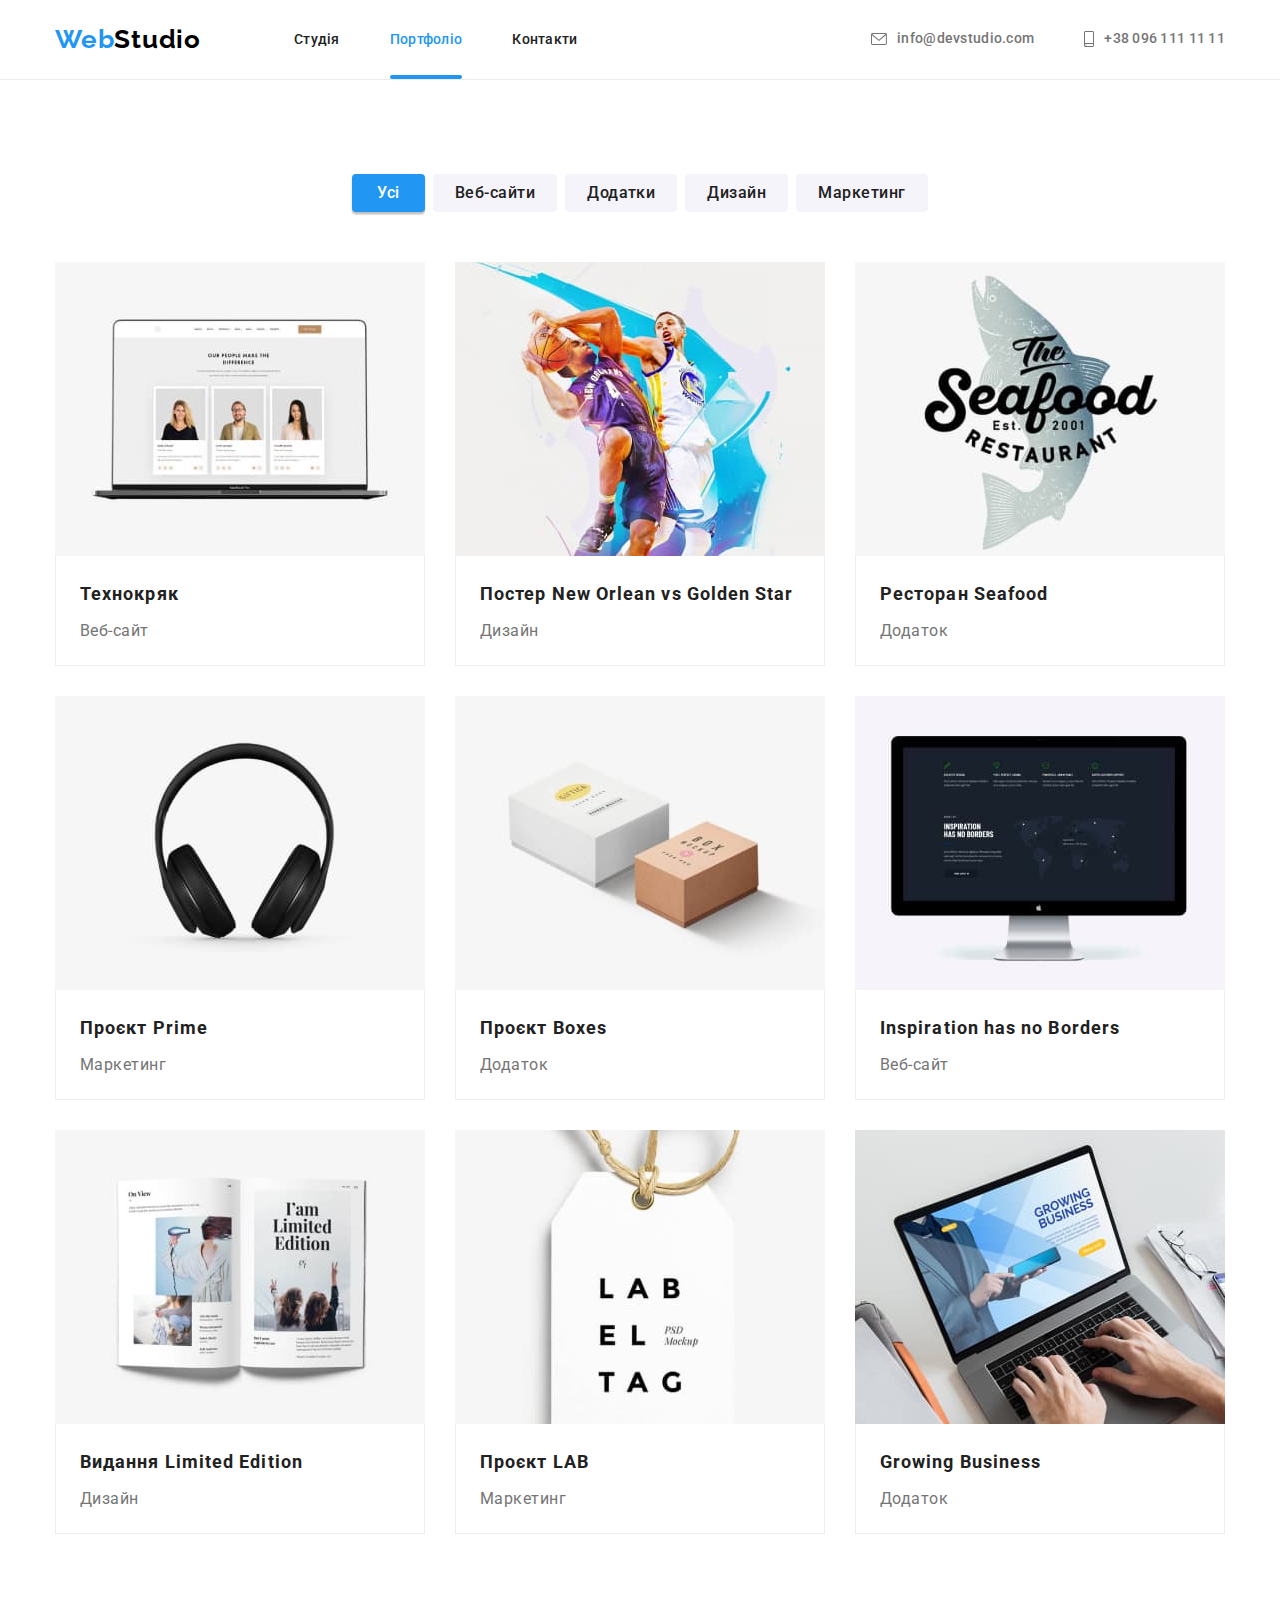
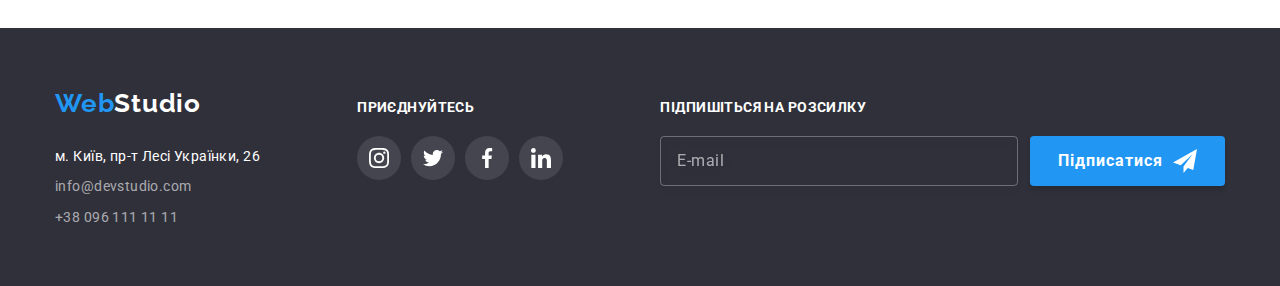
<file: portfolio.html>
<!DOCTYPE html>
<html lang="en">
  <head>
    <meta charset="UTF-8" />
    <meta http-equiv="X-UA-Compatible" content="IE=edge" />
    <meta name="viewport" content="width=device-width, initial-scale=1.0" />
    <title>Portfolio</title>
    <link rel="preconnect" href="https://fonts.googleapis.com" />
    <link rel="preconnect" href="https://fonts.gstatic.com" crossorigin />
    <link
      href="https://fonts.googleapis.com/css2?family=Raleway:wght@700&family=Roboto:wght@400;500;700;900&display=swap"
      rel="stylesheet"
    />
    <link
      rel="stylesheet"
      href="https://cdnjs.cloudflare.com/ajax/libs/modern-normalize/1.1.0/modern-normalize.min.css"
    />
    <link rel="stylesheet" href="./css/main.min.css">
    <link rel="stylesheet" href="./css/styles.css" />
  </head>
  <body>
    <header class="header">
      <div class="header__container container">
        <a href="./index.html" class="logo"
          >Web<span class="logo--dark">Studio</span></a
        >
        <nav class="nav">
          <ul class="nav__list">
            <li class="nav__item">
              <a href="./index.html" class="nav__link">Студія</a>
            </li>
            <li class="nav__item">
              <a href="./portfolio.html" class="nav__link-special">Портфоліо</a>
            </li>
            <li class="nav__item">
              <a href="#Контакти" class="nav__link">Контакти</a>
            </li>
          </ul>
        </nav>
        <ul class="contact__list">
          <li class="contact__item">
            <a href="mailto:info@devstudio.com" class="contact__link">
              <svg class="contact__icon" width="16" height="12">
                <use href="./images/icons.svg#icon-mail"></use>
              </svg>
              <span>info@devstudio.com</span>
            </a>
          </li>
          <li class="contact__item">
            <a href="tel:+380961111111" class="contact__link">
              <svg class="contact__icon" width="10" height="16">
                <use href="./images/icons.svg#icon-smartphone"></use>
              </svg>
              <span>+38 096 111 11 11</span>
            </a>
          </li>
        </ul>
      </div>
    </header>
    <main>
      <section class="filter">
        <div class="container">
          <h1></h1>
          <ul class="filter__list">
            <li class="filter__item">
              <button type="button" class="filter__btn-special">Усі</button>
            </li>
            <li class="filter__item">
              <button type="button" class="filter__btn">Веб-сайти</button>
            </li>
            <li class="filter__item">
              <button type="button" class="filter__btn">Додатки</button>
            </li>
            <li class="filter__item">
              <button type="button" class="filter__btn">Дизайн</button>
            </li>
            <li class="filter__item">
              <button type="button" class="filter__btn">Маркетинг</button>
            </li>
          </ul>
          <ul class="filter__portfolio">
            <li class="portfolio__item">
              <div class="portfolio__works">
                <img
                  src="./images/technokryak.jpg"
                  alt="Технокряк"
                  width="370"
                  height="294"
                />
                <div class="filter-overlay">
                  <p class="filter-overlay__text">
                    Ресурс пропонує комплексні пропозиції з різним рівнем
                    функціоналу та сервісів. Все це дозволить відвідувачу
                    отримати вичерпні відомості про компанію чи приватну особу.
                  </p>
                </div>
              </div>
              <div class="filter-img">
                <h2 class="filter-img__title">Технокряк</h2>
                <p class="filter-img__text">Веб-сайт</p>
              </div>
            </li>
            <li class="portfolio__item">
              <div class="portfolio__works">
                <img
                  src="./images/poster.jpg"
                  alt="Постер"
                  width="370"
                  height="294"
                />
                <div class="filter-overlay">
                  <p class="filter-overlay__text">
                    Ресурс пропонує комплексні пропозиції з різним рівнем
                    функціоналу та сервісів. Все це дозволить відвідувачу
                    отримати вичерпні відомості про компанію чи приватну особу.
                  </p>
                </div>
              </div>
              <div class="filter-img">
                <h2 class="filter-img__title">
                  Постер New Orlean vs Golden Star
                </h2>
                <p class="filter-img__text">Дизайн</p>
              </div>
            </li>
            <li class="portfolio__item">
              <div class="portfolio__works">
                <img
                  src="./images/restaurant-seafood.jpg"
                  alt="Ресторан"
                  width="370"
                  height="294"
                />
                <div class="filter-overlay">
                  <p class="filter-overlay__text">
                    Ресурс пропонує комплексні пропозиції з різним рівнем
                    функціоналу та сервісів. Все це дозволить відвідувачу
                    отримати вичерпні відомості про компанію чи приватну особу.
                  </p>
                </div>
              </div>
              <div class="filter-img">
                <h2 class="filter-img__title">Ресторан Seafood</h2>
                <p class="filter-img__text">Додаток</p>
              </div>
            </li>
            <li class="portfolio__item">
              <div class="portfolio__works">
                <img
                  src="./images/project-prime.jpg"
                  alt="ПроєктПрайм"
                  width="370"
                  height="294"
                />
                <div class="filter-overlay">
                  <p class="filter-overlay__text">
                    Ресурс пропонує комплексні пропозиції з різним рівнем
                    функціоналу та сервісів. Все це дозволить відвідувачу
                    отримати вичерпні відомості про компанію чи приватну особу.
                  </p>
                </div>
              </div>
              <div class="filter-img">
                <h2 class="filter-img__title">Проєкт Prime</h2>
                <p class="filter-img__text">Маркетинг</p>
              </div>
            </li>
            <li class="portfolio__item">
              <div class="portfolio__works">
                <img
                  src="./images/project-boxes.jpg"
                  alt="ПроєктКоробки"
                  width="370"
                  height="294"
                />
                <div class="filter-overlay">
                  <p class="filter-overlay__text">
                    Ресурс пропонує комплексні пропозиції з різним рівнем
                    функціоналу та сервісів. Все це дозволить відвідувачу
                    отримати вичерпні відомості про компанію чи приватну особу.
                  </p>
                </div>
              </div>
              <div class="filter-img">
                <h2 class="filter-img__title">Проєкт Boxes</h2>
                <p class="filter-img__text">Додаток</p>
              </div>
            </li>
            <li class="portfolio__item">
              <div class="portfolio__works">
                <img
                  src="./images/inspiration.jpg"
                  alt="Натхненнябезграниць"
                  width="370"
                  height="294"
                />
                <div class="filter-overlay">
                  <p class="filter-overlay__text">
                    Ресурс пропонує комплексні пропозиції з різним рівнем
                    функціоналу та сервісів. Все це дозволить відвідувачу
                    отримати вичерпні відомості про компанію чи приватну особу.
                  </p>
                </div>
              </div>
              <div class="filter-img">
                <h2 class="filter-img__title">Inspiration has no Borders</h2>
                <p class="filter-img__text">Веб-сайт</p>
              </div>
            </li>
            <li class="portfolio__item">
              <div class="portfolio__works">
                <img
                  src="./images/limited-edition.jpg"
                  alt="Видання"
                  width="370"
                  height="294"
                />
                <div class="filter-overlay">
                  <p class="filter-overlay__text">
                    Ресурс пропонує комплексні пропозиції з різним рівнем
                    функціоналу та сервісів. Все це дозволить відвідувачу
                    отримати вичерпні відомості про компанію чи приватну особу.
                  </p>
                </div>
              </div>
              <div class="filter-img">
                <h2 class="filter-img__title">Видання Limited Edition</h2>
                <p class="filter-img__text">Дизайн</p>
              </div>
            </li>
            <li class="portfolio__item">
              <div class="portfolio__works">
                <img
                  src="./images/project-lab.jpg"
                  alt="ПроєктЛаб"
                  width="370"
                  height="294"
                />
                <div class="filter-overlay">
                  <p class="filter-overlay__text">
                    Ресурс пропонує комплексні пропозиції з різним рівнем
                    функціоналу та сервісів. Все це дозволить відвідувачу
                    отримати вичерпні відомості про компанію чи приватну особу.
                  </p>
                </div>
              </div>
              <div class="filter-img">
                <h2 class="filter-img__title">Проєкт LAB</h2>
                <p class="filter-img__text">Маркетинг</p>
              </div>
            </li>
            <li class="portfolio__item">
              <div class="portfolio__works">
                <img
                  src="./images/growing-bussines.jpg"
                  alt="Бізнес"
                  width="370"
                  height="294"
                />
                <div class="filter-overlay">
                  <p class="filter-overlay__text">
                    Ресурс пропонує комплексні пропозиції з різним рівнем
                    функціоналу та сервісів. Все це дозволить відвідувачу
                    отримати вичерпні відомості про компанію чи приватну особу.
                  </p>
                </div>
              </div>
              <div class="filter-img">
                <h2 class="filter-img__title">Growing Business</h2>
                <p class="filter-img__text">Додаток</p>
              </div>
            </li>
          </ul>
        </div>
      </section>
    </main>
    <footer class="footer">
      <div class="footer-container container">
        <div class="footer__flex">
          <div class="footer__contacts">
            <a href="./index.html" class="logo"
              >Web<span class="logo--light">Studio</span></a
            >
            <address class="address">
              <ul class="address__list">
                <li class="address__item">
                  <a
                    href="https://goo.gl/maps/sLR3uAvJM7mpiyb58"
                    target="_blank"
                    rel="noopener noreferrer nofollow"
                    class="address__street"
                  >
                    м. Київ, пр-т Лесі Українки, 26
                  </a>
                </li>
                <li class="address__item">
                  <a href="mailto:info@devstudio.com" class="address__contact"
                    >info@devstudio.com</a
                  >
                </li>
                <li class="address__item">
                  <a href="tel:+380961111111" class="address__contact"
                    >+38 096 111 11 11</a
                  >
                </li>
              </ul>
            </address>
          </div>
          <div class="join">
            <h3 class="join__title">приєднуйтесь</h3>
            <ul class="join__list">
              <li class="join__item">
                <a
                  class="join__link link"
                  href="https://instagram.com"
                  target="_blank"
                  rel="noopener noreferrer"
                  aria-label="Instagram"
                >
                  <svg class="join__icon" width="20" height="20">
                    <use href="./images/icons.svg#icon-instagram"></use>
                  </svg>
                </a>
              </li>
              <li class="join__item">
                <a
                  class="join__link link"
                  href="https://twitter.com"
                  target="_blank"
                  rel="noopener noreferrer"
                  aria-label="Twitter"
                >
                  <svg class="join__icon" width="20" height="20">
                    <use href="./images/icons.svg#icon-twitter"></use>
                  </svg>
                </a>
              </li>
              <li class="join__item">
                <a
                  class="join__link link"
                  href="https://facebook.com"
                  target="_blank"
                  rel="noopener noreferrer"
                  aria-label="Facebook"
                >
                  <svg class="join__icon" width="20" height="20">
                    <use href="./images/icons.svg#icon-facebook"></use>
                  </svg>
                </a>
              </li>
              <li class="join__item">
                <a
                  class="join__link link"
                  href="https://linkedin.com"
                  target="_blank"
                  rel="noopener noreferrer"
                  aria-label="Linkedin"
                >
                  <svg class="join__icon" width="20" height="20">
                    <use href="./images/icons.svg#icon-linkedin"></use>
                  </svg>
                </a>
              </li>
            </ul>
          </div>
          <div class="subscribe">
            <h3 class="subscribe__title">Підпишіться на розсилку</h3>
            <form name="subscribe_form" autocomplete="off">
              <div class="subscribe__group">
                <label class="subscribe__label">
                  <input
                    class="subscribe__mail"
                    type="email"
                    name="user-mail"
                    placeholder="E-mail"
                    required
                  />
                </label>
                <button type="submit" class="subscribe__btn">
                  Підписатися
                  <svg class="subscribe__icon" width="24" height="24">
                    <use href="./images/icons.svg#icon-send"></use>
                  </svg>
                </button>
              </div>
            </form>
          </div>
        </div>
      </div>
    </footer>
  </body>
</html>
</file>
<file: css/styles.css>
/* :root {
  --primary-title-color: #212121;
  --primary-text-color: #757575;
  --anim-fast: 250ms cubic-bezier(0.4, 0, 0.2, 1);
  --anim-slow: 550ms linear;
  --modal-idx: 100;
} */
/* body {
  font-family: Roboto, sans-serif;
  background-color: var(--primary-white-color);
  color: var(--primary-title-color);
  margin: 0;
} */
/* h1,
h2,
h3,
p {
  margin: 0;
}
.list {
  list-style: none;
  margin: 0;
  padding: 0;
}
img {
  display: block;
  max-width: 100%;
  height: auto;
} */
/* Studio */
/* Header */
/* .container {
  width: 1200px;
  padding-left: 15px;
  padding-right: 15px;
  margin-left: auto;
  margin-right: auto;
} */
/* .header {
  border-bottom: 1px solid #ececec;
  padding-top: 24px;
  padding-bottom: 24px;
}
.header__container {
  display: flex;
  flex-direction: row;
  align-items: center;
  justify-content: space-between;
} */
/* .logo {
  font-family: "Raleway";
  font-style: normal;
  font-weight: 700;
  font-size: 26px;
  line-height: 1.19;
  letter-spacing: 0.03em;
  color: #2196f3;
  text-decoration: none;
}
.logo--dark {
  color: black;
} */
/* .nav {
  margin-right: auto;
  margin-left: 93px;
}
.nav__list {
  display: flex;
  gap: 50px;
  padding-left: 0;
  margin-top: 0;
  margin-bottom: 0;
}
.nav__item {
  list-style-type: none;
}
.nav__link {
  font-weight: 500;
  font-size: 14px;
  line-height: 1.14;
  letter-spacing: 0.02em;
  color: var(--primary-title-color);
  text-decoration: none;
  transition: var(--anim-fast);
}
.nav__link:hover,
.nav__link:focus {
  color: #2196f3;
}
.nav__link-special {
  color: #2196f3;
  font-weight: 500;
  font-size: 14px;
  line-height: 1.14;
  letter-spacing: 0.02em;
  text-decoration: none;
  position: relative;
  transition: var(--anim-fast);
}
.nav__link-special::after {
  content: "";
  position: absolute;
  bottom: -32px;
  left: 0px;
  display: block;
  width: 100%;
  height: 4px;
  background-color: #2196f3;
  border-radius: 2px;
} */
/* .contact__list {
  display: flex;
  gap: 50px;
  padding-left: 0;
  margin-top: 0;
  margin-bottom: 0;
}
.contact__item {
  list-style-type: none;
}
.contact__link {
  display: flex;
  align-content: center;
  align-items: center;
  gap: 10px;
  font-weight: 500;
  font-size: 14px;
  line-height: 1.14;
  letter-spacing: 0.02em;
  color: var(--primary-text-color);
  text-decoration: none;
  transition: var(--anim-fast);
}
.contact__icon {
  fill: currentColor;
}
.contact__link:hover,
.contact__link:focus,
.contact__icon:hover,
.contact__icon:focus {
  color: #2196f3;
} */
/* Main */
/* .section {
  padding-top: 94px;
  padding-bottom: 94px;
} */
/* Section Hero */
/* .hero {
  background-color: #2f303a;
  text-align: center;
  padding-top: 200px;
  padding-bottom: 200px;
  max-width: 1600px;
  height: 600px;
  margin-left: auto;
  margin-right: auto;
  background-image: linear-gradient(
      to right,
      rgba(47, 48, 58, 0.4),
      rgba(47, 48, 58, 0.4)
    ),
    url("../images/img-hero.jpg");
  background-position: center;
  background-repeat: no-repeat;
  background-size: cover;
} */
/* .hero__title {
  font-weight: 900;
  font-size: 44px;
  line-height: 1.36;
  letter-spacing: 0.06em;
  text-align: center;
  text-transform: uppercase;
  color: #ffffff;
  margin-bottom: 30px;
} */
/* .hero__btn {
  padding: 10px 32px;
  background: #2196f3;
  box-shadow: 0px 4px 4px rgba(0, 0, 0, 0.15);
  border-radius: 4px;
  border: 0;
  cursor: pointer;
  font-family: "Roboto";
  font-style: inherit;
  font-weight: 700;
  font-size: 16px;
  line-height: 1.87;
  letter-spacing: 0.06em;
  color: #ffffff;
  transition: var(--anim-fast);
}
.hero__btn:hover,
.hero__btn:focus {
  background-color: #188ce8;
} */
/* Section skills */
/* .skills__container {
  display: flex;
  flex-direction: row;
  align-items: center;
  justify-content: space-between;
}
.skills__list {
  display: flex;
  gap: 30px;
  padding-left: 0;
  padding-right: 0;
  margin: 0;
}
.skills__item {
  list-style-type: none;
  width: 270px;
}
.skills__group {
  background-color: #f5f4fa;
  display: flex;
  justify-content: center;
  align-items: center;
  border-radius: 4px;
  height: 120px;
}
.skills__title {
  font-size: 14px;
  line-height: 1.14;
  letter-spacing: 0.03em;
  text-transform: uppercase;
  color: var(--primary-title-color);
  margin-top: 30px;
  margin-bottom: 10px;
}
.skills__text {
  font-size: 14px;
  line-height: 1.71;
  letter-spacing: 0.03em;
  color: var(--primary-text-color);
} */
/* Section work */

/* .work {
  padding-top: 0;
} */
/* .work__title,
.team__title,
.customers__title {
  font-size: 36px;
  line-height: 1.16;
  letter-spacing: 0.03em;
  color: var(--primary-title-color);
  text-align: center;
  margin-bottom: 50px;
} */
/* .work__list {
  display: flex;
  justify-content: space-between;
  gap: 30px;
  padding-left: 0;
  padding-right: 0;
  margin: 0;
}
.work__item {
  list-style-type: none;
  position: relative;
}
.work-overlay {
  position: absolute;
  bottom: 0;
  width: 100%;
  padding-top: 27px;
  padding-bottom: 27px;
  background-color: rgba(47, 48, 58, 0.8);
}
.work-overlay__text {
  font-weight: 700;
  font-size: 14px;
  line-height: 1.14;
  text-align: center;
  letter-spacing: 0.03em;
  text-transform: uppercase;
  color: #ffffff;
} */

/* Section team */
/* .team {
  background: #f5f4fa;
}
.team-group {
  box-shadow: 0px 1px 3px rgba(0, 0, 0, 0.12), 0px 1px 1px rgba(0, 0, 0, 0.14),
    0px 2px 1px rgba(0, 0, 0, 0.2);
  border-radius: 0px 0px 4px 4px;
  height: 168px;
  padding-top: 30px;
  padding-bottom: 30px;
} */
/* .team__title {
  padding-top: 0;
} */
/* .team__list {
  display: flex;
  justify-content: space-between;
  gap: 30px;
  padding-left: 0;
  padding-right: 0;
  margin: 0%;
}
.team__item {
  list-style-type: none;
  background-color: #ffffff;
  box-shadow: 0px 1px 3px rgba(0, 0, 0, 0.12), 0px 1px 1px rgba(0, 0, 0, 0.14),
    0px 2px 1px rgba(0, 0, 0, 0.2);
} */
/* .team-group__title {
  font-weight: 500;
  font-size: 16px;
  line-height: 1.19;
  text-align: center;
  letter-spacing: 0.03em;
  color: var(--primary-title-color);
  margin-bottom: 10px;
}
.team-group__text {
  font-size: 16px;
  line-height: 1.19;
  text-align: center;
  letter-spacing: 0.03em;
  color: var(--primary-text-color);
  margin-bottom: 16px;
}
.social__list {
  display: flex;
  justify-content: center;
  align-items: center;
  padding-left: 0;
  padding-right: 0;
  gap: 10px;
}
.socials__item {
  list-style-type: none;
}
.socials__link {
  display: flex;
  justify-content: center;
  align-items: center;
  width: 44px;
  height: 44px;
  border-radius: 50%;
  background-color: #ffffff;
  color: #afb1b8;
  transition: var(--anim-fast);
}
.team__icon {
  fill: currentColor;
}
.socials__link:hover,
.socials__link:focus {
  color: #ffffff;
  background-color: #2196f3;
} */

/* Section customers */
/* .customers__list {
  display: flex;
  justify-content: space-between;
  align-items: center;
  gap: 30px;
  padding-left: 0;
  padding-right: 0;
  margin: 0;
}
.customers__item {
  list-style-type: none;
  width: 170px;
}
.customers__link {
  display: flex;
  justify-content: center;
  align-items: center;
  height: 92px;
  border: 1px solid #afb1b8;
  border-radius: 4px;
  transition: var(--anim-fast);
}
.customers__icon {
  fill: #afb1b8;
  transition: var(--anim-fast);
}
.customers__link:hover,
.customers__link:focus {
  fill: #2196f3;
  border: 1px solid #2196f3;
}
.customers__link:hover .customers__icon,
.customers__link:focus .customers__icon {
  fill: #2196f3;
} */
/* Footer */
/* .footer {
  background-color: #2f303a;
  padding-top: 60px;
  padding-bottom: 60px;
}
.footer-container {
  display: flex;
  flex-direction: row;
  justify-content: flex-start;
  align-content: center;
}
.footer__flex {
  display: flex;
  justify-content: space-between;
  align-items: baseline;
} */
/* .logo--light {
  color: #ffffff;
} */
/* .address {
  margin-top: 20px;
}
.address__list {
  padding-left: 0;
  padding-right: 0;
  margin: 0px;
}
.address__item:not(:last-child) {
  margin-bottom: 9px;
}
.address__item {
  list-style-type: none;
  text-decoration: none;
}
.address__street {
  font-style: normal;
  font-size: 14px;
  line-height: 1.71;
  letter-spacing: 0.03em;
  color: #ffffff;
  text-decoration: none;
}
.address__contact {
  font-style: normal;
  font-size: 14px;
  line-height: 1.71;
  letter-spacing: 0.03em;
  color: rgba(255, 255, 255, 0.6);
  text-decoration: none;
} */
/* .join {
  margin-left: 70px;
}
.join__title {
  font-size: 14px;
  line-height: 1.14;
  letter-spacing: 0.03em;
  text-transform: uppercase;
  color: #ffffff;
  margin-bottom: 20px;
}
.join__list {
  display: flex;
  gap: 10px;
  padding-left: 0;
  padding-right: 0;
  margin: 0;
}
.join__item {
  list-style-type: none;
}
.join__link {
  display: flex;
  justify-content: center;
  align-items: center;
  width: 44px;
  height: 44px;
  border-radius: 50%;
  background-color: rgba(255, 255, 255, 0.1);
  fill: #ffffff;
  transition: var(--anim-fast);
}
.join__link:hover,
.join__link:focus {
  color: #ffffff;
  background-color: #2196f3;
} */
/* .subscribe {
  margin-left: 93px;
}
.subscribe__title {
  font-size: 14px;
  line-height: 1.14;
  letter-spacing: 0.03em;
  text-transform: uppercase;
  color: #ffffff;
  margin-bottom: 20px;
}
.subscribe__group {
  display: flex;
  align-items: center;
  gap: 12px;
}
.subscribe__label {
  width: 358px;
}
.subscribe__mail {
  width: 100%;
  height: 50px;
  border: 1px solid rgba(255, 255, 255, 0.3);
  filter: drop-shadow(0px 4px 4px rgba(0, 0, 0, 0.15));
  border-radius: 4px;
  background-color: transparent;
  outline: unset;
  color: #ffffff;
  padding-left: 16px;
}
.subscribe__mail::placeholder {
  font-size: 16px;
  line-height: 1.25;
  letter-spacing: 0.03em;
  color: rgba(255, 255, 255, 0.6);
}
.subscribe__btn {
  background: #2196f3;
  box-shadow: 0px 4px 4px rgba(0, 0, 0, 0.15);
  border-radius: 4px;
  border: 0;
  padding: 10px 28px;
  font-family: "Roboto";
  font-style: normal;
  font-weight: 700;
  font-size: 16px;
  line-height: 30px;
  display: flex;
  align-items: center;
  text-align: center;
  gap: 10px;
  letter-spacing: 0.06em;
  color: #ffffff;
  cursor: pointer;
  transition: var(--anim-fast);
} */
/* Modal window */
/* .backdrop {
  position: fixed;
  top: 0;
  left: 0;
  z-index: var(--modal-idx);
  width: 100%;
  height: 100%;
  background-color: rgba(0, 0, 0, 0.2);
  transition: opacity var(--anim-slow), visibility var(--anim-slow);
}
.backdrop.is-hidden {
  opacity: 0;
  visibility: hidden;
  pointer-events: none;
}
.modal {
  position: absolute;
  top: 50%;
  left: 50%;
  padding: 40px;
  transform: translateX(-50%) translateY(-50%);
  width: 528px;
  min-height: 581px;
  background-color: #ffffff;
  box-shadow: 0px 1px 3px rgba(0, 0, 0, 0.12), 0px 1px 1px rgba(0, 0, 0, 0.14),
    0px 2px 1px rgba(0, 0, 0, 0.2);
  border-radius: 4px;
  transition: transform var(--anim-slow), opacity var(--anim-slow);
}
.backdrop.is-hidden .modal {
  opacity: 1;
  transform: translateX(-50%) translateY(-50%);
} */
/* .modal__btn {
  position: absolute;
  top: 8px;
  right: 8px;
  padding: 0;
  display: inline-flex;
  align-items: center;
  justify-content: center;
  cursor: pointer;
  width: 30px;
  height: 30px;
  background-color: #fff;
  border-radius: 50%;
  border: 1px solid rgba(0, 0, 0, 0.1);
}
.modal__icon {
  fill: #000;
  transition: fill var(--anim-fast);
}
.modal__icon:hover {
  fill: #2196f3;
} */
/* .modal__label {
  display: block;
  text-align: center;
  margin-bottom: 12px;
  font-weight: 700;
  font-size: 20px;
  line-height: 1.15;
  letter-spacing: 0.03em;
  color: #212121;
} */
/* .modal-form__group {
  margin-bottom: 20px;
}
.modal-form__label {
  display: block;
  font-size: 12px;
  margin-bottom: 4px;
  font-size: 12px;
  line-height: 1.17;
  letter-spacing: 0.01em;
  color: #757575;
}
.modal-form__wrapper {
  position: relative;
  margin-bottom: 10px;
}
.modal-form__field {
  width: 448px;
  height: 40px;
  padding-left: 42px;
  padding-right: 40px;
  border: 1px solid rgba(33, 33, 33, 0.2);
  border-radius: 4px;
  outline: 1px solid transparent;
  outline-offset: -1px;
  transition: outline var(--anim-fast);
}
.modal-form__field:focus {
  outline-color: #2196f3;
  border-radius: 4px;
  cursor: pointer;
}
.modal-form__icon {
  position: absolute;
  top: 50%;
  left: 12px;
  transform: translateY(-50%);
  transition: fill var(--anim-fast);
}
.modal-form__field:focus + .modal-form__icon {
  fill: #2196f3;
}
.modal-form__message {
  display: block;
  width: 448px;
  height: 120px;
  padding: 12px 16px;
  resize: none;
  border: 1px solid rgba(33, 33, 33, 0.2);
  border-radius: 4px;
  outline: 1px solid transparent;
  outline-offset: -1px;
  transition: outline var(--anim-fast);
  font-size: 12px;
  line-height: 1.17;
  letter-spacing: 0.01em;
  color: rgba(117, 117, 117, 0.5);
}
.modal-form__message:focus {
  outline-color: #2196f3;
  border-radius: 4px;
  cursor: pointer;
}
.modal-form__agreement {
  display: flex;
  align-items: center;
  margin-left: 12px;
  gap: 8px;
}
.modal-form__agreement-desc {
  font-size: 14px;
  line-height: 1.71;
  letter-spacing: 0.03em;
  color: #757575;
  user-select: none;
}
.modal-form__agreement-link {
  color: #2196f3;
}
.modal-form__checkbox {
  appearance: none;
  width: 16px;
  height: 15px;
  background-image: url("data:image/svg+xml,%3Csvg width='16' height='15' viewBox='0 0 16 15' fill='none' xmlns='http://www.w3.org/2000/svg'%3E%3Cpath d='M14.2222 1.66667V13.3333H1.77778V1.66667H14.2222ZM14.2222 0H1.77778C0.8 0 0 0.75 0 1.66667V13.3333C0 14.25 0.8 15 1.77778 15H14.2222C15.2 15 16 14.25 16 13.3333V1.66667C16 0.75 15.2 0 14.2222 0Z' fill='%23212121'/%3E%3C/svg%3E");
  background-position: center;
  background-repeat: no-repeat;
  transition: background-color var(--anim-fast);
}
.modal-form__checkbox:checked {
  background-color: #2196f3;
  background-image: url("data:image/svg+xml,%3Csvg width='13' height='10' viewBox='0 0 13 10' fill='none' xmlns='http://www.w3.org/2000/svg'%3E%3Cpath d='M1.95703 4.75166L1.88825 4.68604L1.81923 4.75141L0.93123 5.59258L0.854858 5.66492L0.930974 5.73753L4.42671 9.07236L4.49574 9.1382L4.56476 9.07236L12.069 1.91352L12.1449 1.84116L12.069 1.76881L11.1873 0.927644L11.1183 0.861826L11.0493 0.927611L4.49577 7.17353L1.95703 4.75166Z' fill='white' stroke='white' stroke-width='0.2'/%3E%3C/svg%3E");
  border-radius: 2px;
  background-size: 11px 8px;
}
.modal-form__btn {
  background: #2196f3;
  box-shadow: 0px 4px 4px rgba(0, 0, 0, 0.15);
  border-radius: 4px;
  border: none;
  margin-left: 151px;
  margin-top: 30px;
  padding: 10px 52px;
  font-family: "Roboto";
  font-style: normal;
  font-weight: 700;
  font-size: 16px;
  line-height: 1.88;
  text-align: center;
  letter-spacing: 0.06em;
  color: #ffffff;
  transition: var(--anim-fast);
  cursor: pointer;
}
.modal-form__btn:hover,
.modal-form__btn:focus {
  background-color: #188ce8;
} */

/* Portfolio */

/* .filter__list {
  background-color: #ffffff;
  display: flex;
  justify-content: center;
  gap: 8px;
  padding-left: 0;
  padding-right: 0;
  margin-top: 0;
  margin-bottom: 50px;
}
.filter__item {
  list-style-type: none;
}
.filter__btn-special {
  font-family: "Roboto";
  font-style: inherit;
  font-weight: 500;
  font-size: 16px;
  line-height: 1.62;
  text-align: center;
  letter-spacing: 0.03em;
  color: #ffffff;
  background-color: #2196f3;
  border-style: none;
  cursor: pointer;
  box-shadow: 0px 3px 1px rgba(0, 0, 0, 0.1), 0px 1px 2px rgba(0, 0, 0, 0.08),
    0px 2px 2px rgba(0, 0, 0, 0.12);
  border-radius: 4px;
  padding: 6px 25px;
}
.filter__btn {
  font-family: "Roboto";
  font-style: inherit;
  font-weight: 500;
  font-size: 16px;
  line-height: 1.62;
  text-align: center;
  letter-spacing: 0.03em;
  color: var(--primary-title-color);
  background-color: #f5f4fa;
  border-style: none;
  cursor: pointer;
  border-radius: 4px;
  padding: 6px 22px;
  transition: var(--anim-fast);
}
.filter__btn:hover,
.filter__btn:focus {
  color: #ffffff;
  background-color: #2196f3;
  box-shadow: 0px 3px 1px rgba(0, 0, 0, 0.1), 0px 1px 2px rgba(0, 0, 0, 0.08),
    0px 2px 2px rgba(0, 0, 0, 0.12);
} */
/* .filter__portfolio {
  display: flex;
  flex-wrap: wrap;
  padding-left: 0;
  padding-right: 0;
  margin: 0;
  margin-left: -30px;
  margin-top: -30px;
}
.filter-img {
  border-left: 1px solid #eeeeee;
  border-right: 1px solid #eeeeee;
  border-bottom: 1px solid #eeeeee;
  width: 100%;
  height: 110px;
  padding-top: 20px;
  padding-left: 24px;
  padding-bottom: 20px;
}
.portfolio__item {
  margin: 0;
  list-style-type: none;
  flex-basis: calc(100% / 3 - 30px);
  margin-left: 30px;
  margin-top: 30px;
}
.portfolio__item:hover,
.portfolio__item:focus {
  box-shadow: 0px 1px 1px rgba(0, 0, 0, 0.12), 0px 4px 4px rgba(0, 0, 0, 0.06),
    1px 4px 6px rgba(0, 0, 0, 0.16);
}
.portfolio__item:hover .filter-overlay {
  transform: translateY(0);
}
.portfolio__works {
  position: relative;
  overflow: hidden;
}
.filter-overlay {
  position: absolute;
  top: 0;
  left: 0;
  width: 100%;
  height: 100%;
  background: rgba(33, 150, 243, 0.9);
  display: flex;
  align-items: center;
  padding-left: 24px;
  padding-right: 24px;
  transform: translateY(100%);
  transition: transform var(--anim-fast);
}
.filter-overlay__text {
  font-weight: 400;
  font-size: 18px;
  line-height: 1.56;
  letter-spacing: 0.03em;
  color: #ffffff;
}
.filter-img__title {
  font-size: 18px;
  line-height: 2;
  letter-spacing: 0.06em;
  color: var(--primary-title-color);
}
.filter-img__text {
  font-size: 16px;
  line-height: 1.87;
  letter-spacing: 0.03em;
  color: var(--primary-text-color);
  margin-top: 4px;
} */
</file>
<file: css/main.min.css>
:root{--primary-title-color: #212121;--primary-text-color: #757575;--anim-fast: 250ms cubic-bezier(0.4, 0, 0.2, 1);--anim-slow: 550ms linear;--modal-idx: 100}body{font-family:Roboto,sans-serif;background-color:var(--primary-white-color);color:var(--primary-title-color);margin:0}h1,h2,h3,p{margin:0}.list{list-style:none;margin:0;padding:0}img{display:block;max-width:100%;height:auto}.container,.footer-container,.team__container,.skills__container,.header__container{padding-left:15px;padding-right:15px;margin-left:auto;margin-right:auto}@media screen and (min-width: 480px){.container,.footer-container,.team__container,.skills__container,.header__container{width:480px}}@media screen and (min-width: 768px){.container,.footer-container,.team__container,.skills__container,.header__container{width:768px}}@media screen and (min-width: 1200px){.container,.footer-container,.team__container,.skills__container,.header__container{width:1200px}}.section,.filter,.customers,.team,.work,.skills,.hero{padding-top:60px;padding-bottom:60px}@media screen and (min-width: 768px){.section,.filter,.customers,.team,.work,.skills,.hero{padding-top:60px;padding-bottom:60px}}@media screen and (min-width: 1200px){.section,.filter,.customers,.team,.work,.skills,.hero{padding-top:94px;padding-bottom:94px}}.hero__title{font-weight:900;font-size:26px;line-height:1.62;letter-spacing:.06em;text-align:center;text-transform:uppercase;color:#fff;margin-bottom:30px}@media screen and (min-width: 1200px){.hero__title{font-size:44px;line-height:1.36}}.work__title,.team__title,.customers__title{font-size:28px;line-height:1.18;letter-spacing:.03em;color:var(--primary-title-color);text-align:center;margin-bottom:30px}@media screen and (min-width: 1200px){.work__title,.team__title,.customers__title{font-size:36px;line-height:1.16;margin-bottom:50px}}.team__title{padding-top:0}.header{border-bottom:1px solid #ececec;padding-top:16px;padding-bottom:16px}@media screen and (min-width: 768px){.header{padding-top:26px;padding-bottom:26px}}@media screen and (min-width: 1200px){.header{padding-top:24px;padding-bottom:24px}}.header__container{display:-webkit-box;display:-ms-flexbox;display:flex;-webkit-box-orient:horizontal;-webkit-box-direction:normal;-ms-flex-direction:row;flex-direction:row;-webkit-box-align:center;-ms-flex-align:center;align-items:center;-webkit-box-pack:justify;-ms-flex-pack:justify;justify-content:space-between}.logo{font-family:"Raleway";font-style:normal;font-weight:700;font-size:24px;line-height:1.16;letter-spacing:.03em;color:#2196f3;text-decoration:none}@media screen and (min-width: 1200px){.logo{font-size:26px;line-height:1.19}}.logo--dark{color:#000}.logo--light{color:#fff}.nav{display:none}@media screen and (min-width: 768px){.nav{display:-webkit-box;display:-ms-flexbox;display:flex;margin-right:auto;margin-left:88px}}@media screen and (min-width: 1200px){.nav{display:-webkit-box;display:-ms-flexbox;display:flex;margin-right:auto;margin-left:93px}}.nav__list{display:-webkit-box;display:-ms-flexbox;display:flex;gap:50px;padding-left:0;margin-top:0;margin-bottom:0}.nav__item{list-style-type:none}.nav__link{font-weight:500;font-size:14px;line-height:1.14;letter-spacing:.02em;color:var(--primary-title-color);text-decoration:none;-webkit-transition:var(--anim-fast);transition:var(--anim-fast)}.nav__link:hover,.nav__link:focus{color:#2196f3}.nav__link-special{color:#2196f3;font-weight:500;font-size:14px;line-height:1.14;letter-spacing:.02em;text-decoration:none;position:relative;-webkit-transition:var(--anim-fast);transition:var(--anim-fast)}.nav__link-special::after{content:"";position:absolute;bottom:-38px;left:0px;display:block;width:100%;height:4px;background-color:#2196f3;border-radius:2px}@media screen and (min-width: 1200px){.nav__link-special::after{bottom:-32px}}.contact__list{display:none}@media screen and (min-width: 768px){.contact__list{display:-webkit-box;display:-ms-flexbox;display:flex;-webkit-box-orient:vertical;-webkit-box-direction:normal;-ms-flex-direction:column;flex-direction:column;gap:10px;padding-left:0;margin-top:0;margin-bottom:0}}@media screen and (min-width: 1200px){.contact__list{display:-webkit-box;display:-ms-flexbox;display:flex;-webkit-box-orient:horizontal;-webkit-box-direction:normal;-ms-flex-direction:row;flex-direction:row;-webkit-box-align:center;-ms-flex-align:center;align-items:center;gap:50px;padding-left:0;margin-top:0;margin-bottom:0}}.contact__item{list-style-type:none}.contact__link{display:-webkit-box;display:-ms-flexbox;display:flex;-ms-flex-line-pack:center;align-content:center;-webkit-box-align:center;-ms-flex-align:center;align-items:center;gap:8px;font-weight:500;font-size:12px;line-height:1.16;letter-spacing:.02em;color:var(--primary-text-color);text-decoration:none;-webkit-transition:var(--anim-fast);transition:var(--anim-fast)}@media screen and (min-width: 1200px){.contact__link{font-size:14px;line-height:1.14;gap:10px}}.contact__link:hover,.contact__link:focus{color:#2196f3}.contact__icon{fill:currentColor}.contact__icon:hover,.contact__icon:focus{color:#2196f3}.hero{background-color:#2f303a;text-align:center;padding-top:118px;padding-bottom:118px;max-width:1600px;height:400px;margin-left:auto;margin-right:auto;background-image:-webkit-gradient(linear, left top, right top, from(rgba(47, 48, 58, 0.4)), to(rgba(47, 48, 58, 0.4))),url("../images/Hero/hero_mob@1x.jpg");background-image:linear-gradient(to right, rgba(47, 48, 58, 0.4), rgba(47, 48, 58, 0.4)),url("../images/Hero/hero_mob@1x.jpg");background-position:center;background-repeat:no-repeat;background-size:cover}@media(min-device-pixel-ratio: 2),(-webkit-min-device-pixel-ratio: 2),(min-resolution: 192dpi),(min-resolution: 2dppx){.hero{background-image:-webkit-gradient(linear, left top, right top, from(rgba(47, 48, 58, 0.4)), to(rgba(47, 48, 58, 0.4))),url("../images/Hero/hero_mob@2x.jpg");background-image:linear-gradient(to right, rgba(47, 48, 58, 0.4), rgba(47, 48, 58, 0.4)),url("../images/Hero/hero_mob@2x.jpg")}}@media screen and (min-width: 481px){.hero{background-image:-webkit-gradient(linear, left top, right top, from(rgba(47, 48, 58, 0.4)), to(rgba(47, 48, 58, 0.4))),url("../images/Hero/hero_tab@1x.jpg");background-image:linear-gradient(to right, rgba(47, 48, 58, 0.4), rgba(47, 48, 58, 0.4)),url("../images/Hero/hero_tab@1x.jpg")}}@media screen and (min-width: 481px)and (min-device-pixel-ratio: 2),screen and (min-width: 481px)and (-webkit-min-device-pixel-ratio: 2),screen and (min-width: 481px)and (min-resolution: 192dpi),screen and (min-width: 481px)and (min-resolution: 2dppx){.hero{background-image:-webkit-gradient(linear, left top, right top, from(rgba(47, 48, 58, 0.4)), to(rgba(47, 48, 58, 0.4))),url("../images/Hero/hero_tab@2x.jpg");background-image:linear-gradient(to right, rgba(47, 48, 58, 0.4), rgba(47, 48, 58, 0.4)),url("../images/Hero/hero_tab@2x.jpg")}}@media screen and (min-width: 769px){.hero{height:600px;background-image:-webkit-gradient(linear, left top, right top, from(rgba(47, 48, 58, 0.4)), to(rgba(47, 48, 58, 0.4))),url("../images/Hero/hero_des@1x.jpg");background-image:linear-gradient(to right, rgba(47, 48, 58, 0.4), rgba(47, 48, 58, 0.4)),url("../images/Hero/hero_des@1x.jpg")}}@media screen and (min-width: 769px)and (min-device-pixel-ratio: 2),screen and (min-width: 769px)and (-webkit-min-device-pixel-ratio: 2),screen and (min-width: 769px)and (min-resolution: 192dpi),screen and (min-width: 769px)and (min-resolution: 2dppx){.hero{background-image:-webkit-gradient(linear, left top, right top, from(rgba(47, 48, 58, 0.4)), to(rgba(47, 48, 58, 0.4))),url("../images/Hero/hero_des@2x.jpg");background-image:linear-gradient(to right, rgba(47, 48, 58, 0.4), rgba(47, 48, 58, 0.4)),url("../images/Hero/hero_des@2x.jpg")}}@media screen and (min-width: 1200px){.hero{padding-top:200px;padding-bottom:200px}}.hero__btn{padding:10px 24px;background:#2196f3;-webkit-box-shadow:0px 4px 4px rgba(0,0,0,.15);box-shadow:0px 4px 4px rgba(0,0,0,.15);border-radius:4px;border:0;cursor:pointer;font-family:"Roboto";font-style:inherit;font-weight:700;font-size:16px;line-height:1.87;letter-spacing:.06em;color:#fff;-webkit-transition:var(--anim-fast);transition:var(--anim-fast)}.hero__btn:hover,.hero__btn:focus{background-color:#188ce8}.skills__container{display:-webkit-box;display:-ms-flexbox;display:flex;-webkit-box-orient:horizontal;-webkit-box-direction:normal;-ms-flex-direction:row;flex-direction:row;-webkit-box-align:center;-ms-flex-align:center;align-items:center;-webkit-box-pack:justify;-ms-flex-pack:justify;justify-content:space-between}.skills__list{display:-webkit-box;display:-ms-flexbox;display:flex;-ms-flex-wrap:wrap;flex-wrap:wrap;gap:30px;padding-left:0;padding-right:0;margin:0}.skills__item{list-style-type:none;width:100%}@media screen and (min-width: 768px){.skills__item{-ms-flex-preferred-size:354px;flex-basis:354px}}@media screen and (min-width: 1200px){.skills__item{-ms-flex-preferred-size:270px;flex-basis:270px}}.skills__group{background-color:#f5f4fa;display:-webkit-box;display:-ms-flexbox;display:flex;-webkit-box-pack:center;-ms-flex-pack:center;justify-content:center;-webkit-box-align:center;-ms-flex-align:center;align-items:center;border-radius:4px;height:120px}.skills__title{font-size:14px;line-height:1.14;letter-spacing:.03em;text-transform:uppercase;color:var(--primary-title-color);margin-top:30px;margin-bottom:10px}@media screen and (max-width: 767px){.skills__title{text-align:center}}.skills__text{font-size:14px;line-height:1.71;letter-spacing:.03em;color:var(--primary-text-color)}.work{padding-top:0}@media screen and (max-width: 1199px){.work{display:none}}.work__list{display:-webkit-box;display:-ms-flexbox;display:flex;-webkit-box-pack:justify;-ms-flex-pack:justify;justify-content:space-between;gap:30px;padding-left:0;padding-right:0;margin:0}.work__item{list-style-type:none;position:relative}.work-overlay{position:absolute;bottom:0;width:100%;padding-top:27px;padding-bottom:27px;background-color:rgba(47,48,58,.8)}.work-overlay__text{font-weight:700;font-size:14px;line-height:1.14;text-align:center;letter-spacing:.03em;text-transform:uppercase;color:#fff}.team{background:#f5f4fa}.team__list{display:-webkit-box;display:-ms-flexbox;display:flex;-ms-flex-wrap:wrap;flex-wrap:wrap;-webkit-box-pack:justify;-ms-flex-pack:justify;justify-content:space-between;gap:30px;padding-left:0;padding-right:0;margin:0%}@media screen and (max-width: 479px){.team__list{-webkit-box-orient:vertical;-webkit-box-direction:normal;-ms-flex-direction:column;flex-direction:column}}@media screen and (min-width: 768px){.team__list{-ms-flex-wrap:wrap;flex-wrap:wrap}}@media screen and (min-width: 1200px){.team__list{display:-webkit-box;display:-ms-flexbox;display:flex}}.team__item{list-style-type:none;background-color:#fff;-webkit-box-shadow:0px 1px 3px rgba(0,0,0,.12),0px 1px 1px rgba(0,0,0,.14),0px 2px 1px rgba(0,0,0,.2);box-shadow:0px 1px 3px rgba(0,0,0,.12),0px 1px 1px rgba(0,0,0,.14),0px 2px 1px rgba(0,0,0,.2)}.team__icon{fill:currentColor}.team-group{-webkit-box-shadow:0px 1px 3px rgba(0,0,0,.12),0px 1px 1px rgba(0,0,0,.14),0px 2px 1px rgba(0,0,0,.2);box-shadow:0px 1px 3px rgba(0,0,0,.12),0px 1px 1px rgba(0,0,0,.14),0px 2px 1px rgba(0,0,0,.2);border-radius:0px 0px 4px 4px;height:168px;padding-top:30px;padding-bottom:24px}.team-group__title{font-weight:500;font-size:16px;line-height:1.19;text-align:center;letter-spacing:.03em;color:var(--primary-title-color);margin-bottom:10px}.team-group__text{font-size:16px;line-height:1.19;text-align:center;letter-spacing:.03em;color:var(--primary-text-color);margin-bottom:16px}.social__list{display:-webkit-box;display:-ms-flexbox;display:flex;-webkit-box-pack:center;-ms-flex-pack:center;justify-content:center;-webkit-box-align:center;-ms-flex-align:center;align-items:center;padding-left:0;padding-right:0;gap:10px}.socials__item{list-style-type:none}.socials__link{display:-webkit-box;display:-ms-flexbox;display:flex;-webkit-box-pack:center;-ms-flex-pack:center;justify-content:center;-webkit-box-align:center;-ms-flex-align:center;align-items:center;width:44px;height:44px;border-radius:50%;background-color:#fff;color:#afb1b8;-webkit-transition:var(--anim-fast);transition:var(--anim-fast)}.socials__link:hover,.socials__link:focus{color:#fff;background-color:#2196f3}.customers__list{display:-webkit-box;display:-ms-flexbox;display:flex;-ms-flex-wrap:wrap;flex-wrap:wrap;-webkit-box-align:center;-ms-flex-align:center;align-items:center;gap:30px;padding-left:0;padding-right:0;margin:0}@media screen and (max-width: 479px){.customers__list{-webkit-box-orient:vertical;-webkit-box-direction:normal;-ms-flex-direction:column;flex-direction:column}}@media screen and (min-width: 768px){.customers__list{-ms-flex-wrap:wrap;flex-wrap:wrap}}@media screen and (min-width: 1200px){.customers__list{display:-webkit-box;display:-ms-flexbox;display:flex;-webkit-box-pack:justify;-ms-flex-pack:justify;justify-content:space-between;-webkit-box-align:center;-ms-flex-align:center;align-items:center;gap:30px}}.customers__item{list-style-type:none;width:210px}@media screen and (min-width: 768px){.customers__item{width:226px}}@media screen and (min-width: 1200px){.customers__item{width:170px}}.customers__link{display:-webkit-box;display:-ms-flexbox;display:flex;-webkit-box-pack:center;-ms-flex-pack:center;justify-content:center;-webkit-box-align:center;-ms-flex-align:center;align-items:center;height:92px;border:1px solid #afb1b8;border-radius:4px;-webkit-transition:var(--anim-fast);transition:var(--anim-fast)}.customers__link:hover,.customers__link:focus{fill:#2196f3;border:1px solid #2196f3}.customers__icon{fill:#afb1b8;-webkit-transition:var(--anim-fast);transition:var(--anim-fast)}.customers__link:hover .customers__icon,.customers__link:focus .customers__icon{fill:#2196f3}.footer{background-color:#2f303a;padding-top:60px;padding-bottom:60px}.footer__flex{margin-left:auto;margin-right:auto;width:100%}@media screen and (max-width: 767px){.footer__flex{-ms-flex-wrap:wrap;flex-wrap:wrap;text-align:center}}@media screen and (min-width: 768px){.footer__flex{display:-webkit-box;display:-ms-flexbox;display:flex;-ms-flex-wrap:wrap;flex-wrap:wrap;-ms-flex-pack:distribute;justify-content:space-around;-webkit-box-align:center;-ms-flex-align:center;align-items:center;text-align:center}}@media screen and (min-width: 1200px){.footer__flex{display:-webkit-box;display:-ms-flexbox;display:flex;-webkit-box-pack:justify;-ms-flex-pack:justify;justify-content:space-between;text-align:left;-webkit-box-align:baseline;-ms-flex-align:baseline;align-items:baseline}}.address{margin-top:28px}.address__list{padding-left:0;padding-right:0;margin:0px}.address__item{list-style-type:none;text-decoration:none}.address__item:not(:last-child){margin-bottom:12px}.address__street{font-style:normal;font-size:14px;line-height:1.14;letter-spacing:.03em;color:#fff;text-decoration:none}.address__contact{font-style:normal;font-size:14px;line-height:1.14;letter-spacing:.03em;color:rgba(255,255,255,.6);text-decoration:none}@media screen and (max-width: 767px){.join{margin-top:60px}}@media screen and (min-width: 768px){.join{margin-top:0%;margin-bottom:auto}}@media screen and (min-width: 1200px){.join{margin:0%}}.join__title{font-size:14px;line-height:1.14;letter-spacing:.03em;text-transform:uppercase;color:#fff;margin-bottom:20px}.join__list{display:-webkit-box;display:-ms-flexbox;display:flex;-webkit-box-pack:center;-ms-flex-pack:center;justify-content:center;gap:10px;padding-left:0;padding-right:0;margin:0}.join__item{list-style-type:none}.join__link{display:-webkit-box;display:-ms-flexbox;display:flex;-webkit-box-pack:center;-ms-flex-pack:center;justify-content:center;-webkit-box-align:center;-ms-flex-align:center;align-items:center;width:44px;height:44px;border-radius:50%;background-color:rgba(255,255,255,.1);fill:#fff;-webkit-transition:var(--anim-fast);transition:var(--anim-fast)}.join__link:hover,.join__link:focus{color:#fff;background-color:#2196f3}.subscribe{margin-top:60px}@media screen and (min-width: 1200px){.subscribe{margin:0%}}.subscribe__title{font-size:14px;line-height:1.14;letter-spacing:.03em;text-transform:uppercase;color:#fff;margin-bottom:20px}@media screen and (max-width: 767px){.subscribe__title{text-align:center}}.subscribe__group{display:-webkit-box;display:-ms-flexbox;display:flex;-webkit-box-orient:vertical;-webkit-box-direction:normal;-ms-flex-direction:column;flex-direction:column;-webkit-box-align:center;-ms-flex-align:center;align-items:center;gap:12px}@media screen and (min-width: 1200px){.subscribe__group{-webkit-box-orient:horizontal;-webkit-box-direction:normal;-ms-flex-direction:row;flex-direction:row}}.subscribe__label{width:100%}@media screen and (min-width: 480px){.subscribe__label{width:450px}}@media screen and (min-width: 1200px){.subscribe__label{width:358px}}.subscribe__mail{width:100%;height:50px;border:1px solid rgba(255,255,255,.3);-webkit-filter:drop-shadow(0px 4px 4px rgba(0, 0, 0, 0.15));filter:drop-shadow(0px 4px 4px rgba(0, 0, 0, 0.15));border-radius:4px;background-color:rgba(0,0,0,0);outline:unset;color:#fff;padding-left:16px}.subscribe__mail::-webkit-input-placeholder{font-size:16px;line-height:1.25;letter-spacing:.03em;color:rgba(255,255,255,.6)}.subscribe__mail::-moz-placeholder{font-size:16px;line-height:1.25;letter-spacing:.03em;color:rgba(255,255,255,.6)}.subscribe__mail:-ms-input-placeholder{font-size:16px;line-height:1.25;letter-spacing:.03em;color:rgba(255,255,255,.6)}.subscribe__mail::-ms-input-placeholder{font-size:16px;line-height:1.25;letter-spacing:.03em;color:rgba(255,255,255,.6)}.subscribe__mail::placeholder{font-size:16px;line-height:1.25;letter-spacing:.03em;color:rgba(255,255,255,.6)}.subscribe__btn{background:#2196f3;-webkit-box-shadow:0px 4px 4px rgba(0,0,0,.15);box-shadow:0px 4px 4px rgba(0,0,0,.15);border-radius:4px;border:0;padding:10px 28px;margin-top:20px;font-family:"Roboto";font-style:normal;font-weight:700;font-size:16px;line-height:30px;display:-webkit-box;display:-ms-flexbox;display:flex;-webkit-box-align:center;-ms-flex-align:center;align-items:center;text-align:center;gap:10px;letter-spacing:.06em;color:#fff;cursor:pointer;-webkit-transition:var(--anim-fast);transition:var(--anim-fast)}@media screen and (min-width: 1200px){.subscribe__btn{margin:0%}}.backdrop{position:fixed;top:0;left:0;z-index:var(--modal-idx);width:100%;height:100%;background-color:rgba(0,0,0,.2);-webkit-transition:opacity var(--anim-slow),visibility var(--anim-slow);transition:opacity var(--anim-slow),visibility var(--anim-slow)}.backdrop.is-hidden{opacity:0;visibility:hidden;pointer-events:none}.backdrop.is-hidden .modal{opacity:1;-webkit-transform:translateX(-50%) translateY(-50%);transform:translateX(-50%) translateY(-50%)}.modal{position:absolute;top:50%;left:50%;padding:40px;-webkit-transform:translateX(-50%) translateY(-50%);transform:translateX(-50%) translateY(-50%);background-color:#fff;-webkit-box-shadow:0px 1px 3px rgba(0,0,0,.12),0px 1px 1px rgba(0,0,0,.14),0px 2px 1px rgba(0,0,0,.2);box-shadow:0px 1px 3px rgba(0,0,0,.12),0px 1px 1px rgba(0,0,0,.14),0px 2px 1px rgba(0,0,0,.2);border-radius:4px;-webkit-transition:opacity var(--anim-slow),-webkit-transform var(--anim-slow);transition:opacity var(--anim-slow),-webkit-transform var(--anim-slow);transition:transform var(--anim-slow),opacity var(--anim-slow);transition:transform var(--anim-slow),opacity var(--anim-slow),-webkit-transform var(--anim-slow)}@media screen and (max-width: 450px){.modal{width:100%}}@media screen and (min-width: 480px){.modal{width:450px;min-height:609px}}@media screen and (min-width: 1200px){.modal{width:528px;min-height:581px}}.modal__btn{position:absolute;top:8px;right:8px;padding:0;display:-webkit-inline-box;display:-ms-inline-flexbox;display:inline-flex;-webkit-box-align:center;-ms-flex-align:center;align-items:center;-webkit-box-pack:center;-ms-flex-pack:center;justify-content:center;cursor:pointer;width:30px;height:30px;background-color:#fff;border-radius:50%;border:1px solid rgba(0,0,0,.1)}.modal__label{display:block;text-align:center;margin-bottom:12px;font-weight:700;font-size:20px;line-height:1.15;letter-spacing:.03em;color:#212121}.modal__icon{fill:#000;-webkit-transition:fill var(--anim-fast);transition:fill var(--anim-fast)}.modal__icon:hover{fill:#2196f3}.modal-form__group{margin-bottom:20px}.modal-form__label{display:block;margin-bottom:4px;font-size:12px;line-height:1.17;letter-spacing:.01em;color:#757575}.modal-form__wrapper{position:relative;margin-bottom:10px}.modal-form__field{width:calc(100% - 10px);height:40px;padding-left:42px;padding-right:40px;border:1px solid rgba(33,33,33,.2);border-radius:4px;outline:1px solid rgba(0,0,0,0);outline-offset:-1px;-webkit-transition:outline var(--anim-fast);transition:outline var(--anim-fast)}@media screen and (min-width: 480px){.modal-form__field{width:370px}}@media screen and (min-width: 1200px){.modal-form__field{width:448px;height:40px}}.modal-form__field:focus{outline-color:#2196f3;border-radius:4px;cursor:pointer}.modal-form__icon{position:absolute;top:50%;left:12px;-webkit-transform:translateY(-50%);transform:translateY(-50%);-webkit-transition:fill var(--anim-fast);transition:fill var(--anim-fast)}.modal-form__field:focus+.modal-form__icon{fill:#2196f3}.modal-form__message{display:block;width:calc(100% - 10px);height:120px;padding:12px 16px;resize:none;border:1px solid rgba(33,33,33,.2);border-radius:4px;outline:1px solid rgba(0,0,0,0);outline-offset:-1px;-webkit-transition:outline var(--anim-fast);transition:outline var(--anim-fast);font-size:12px;line-height:1.17;letter-spacing:.01em;color:rgba(117,117,117,.5)}@media screen and (min-width: 480px){.modal-form__message{width:370px}}@media screen and (min-width: 1200px){.modal-form__message{width:448px;height:120px}}.modal-form__message:focus{outline-color:#2196f3;border-radius:4px;cursor:pointer}.modal-form__agreement{display:-webkit-box;display:-ms-flexbox;display:flex;text-align:left;-webkit-box-align:center;-ms-flex-align:center;align-items:center;gap:8px}@media screen and (min-width: 1200px){.modal-form__agreement{margin-left:12px}}.modal-form__agreement-desc{font-size:12px;line-height:1.17;letter-spacing:.03em;color:#757575;-webkit-user-select:none;-moz-user-select:none;-ms-user-select:none;user-select:none}@media screen and (min-width: 1200px){.modal-form__agreement-desc{font-size:14px;line-height:1.71}}.modal-form__agreement-link{color:#2196f3}.modal-form__checkbox{-webkit-appearance:none;-moz-appearance:none;appearance:none;width:16px;height:15px;background-image:url("data:image/svg+xml,%3Csvg width='16' height='15' viewBox='0 0 16 15' fill='none' xmlns='http://www.w3.org/2000/svg'%3E%3Cpath d='M14.2222 1.66667V13.3333H1.77778V1.66667H14.2222ZM14.2222 0H1.77778C0.8 0 0 0.75 0 1.66667V13.3333C0 14.25 0.8 15 1.77778 15H14.2222C15.2 15 16 14.25 16 13.3333V1.66667C16 0.75 15.2 0 14.2222 0Z' fill='%23212121'/%3E%3C/svg%3E");background-position:center;background-repeat:no-repeat;-webkit-transition:background-color var(--anim-fast);transition:background-color var(--anim-fast)}.modal-form__checkbox:checked{background-color:#2196f3;background-image:url("data:image/svg+xml,%3Csvg width='13' height='10' viewBox='0 0 13 10' fill='none' xmlns='http://www.w3.org/2000/svg'%3E%3Cpath d='M1.95703 4.75166L1.88825 4.68604L1.81923 4.75141L0.93123 5.59258L0.854858 5.66492L0.930974 5.73753L4.42671 9.07236L4.49574 9.1382L4.56476 9.07236L12.069 1.91352L12.1449 1.84116L12.069 1.76881L11.1873 0.927644L11.1183 0.861826L11.0493 0.927611L4.49577 7.17353L1.95703 4.75166Z' fill='white' stroke='white' stroke-width='0.2'/%3E%3C/svg%3E");border-radius:2px;background-size:11px 8px}.modal-form__btn{display:block;background:#2196f3;-webkit-box-shadow:0px 4px 4px rgba(0,0,0,.15);box-shadow:0px 4px 4px rgba(0,0,0,.15);border-radius:4px;border:none;margin-left:auto;margin-right:auto;margin-top:30px;padding:10px 52px;font-family:"Roboto";font-style:normal;font-weight:700;font-size:16px;line-height:1.88;text-align:center;letter-spacing:.06em;color:#fff;-webkit-transition:var(--anim-fast);transition:var(--anim-fast);cursor:pointer}.modal-form__btn:hover,.modal-form__btn:focus{background-color:#188ce8}.filter__list{background-color:#fff;display:-webkit-box;display:-ms-flexbox;display:flex;-webkit-box-pack:center;-ms-flex-pack:center;justify-content:center;gap:8px;padding-left:0;padding-right:0;margin-top:0;margin-bottom:50px}.filter__item{list-style-type:none}.filter__btn-special{font-family:"Roboto";font-style:inherit;font-weight:500;font-size:16px;line-height:1.62;text-align:center;letter-spacing:.03em;color:#fff;background-color:#2196f3;border-style:none;cursor:pointer;-webkit-box-shadow:0px 3px 1px rgba(0,0,0,.1),0px 1px 2px rgba(0,0,0,.08),0px 2px 2px rgba(0,0,0,.12);box-shadow:0px 3px 1px rgba(0,0,0,.1),0px 1px 2px rgba(0,0,0,.08),0px 2px 2px rgba(0,0,0,.12);border-radius:4px;padding:6px 25px}.filter__btn{font-family:"Roboto";font-style:inherit;font-weight:500;font-size:16px;line-height:1.62;text-align:center;letter-spacing:.03em;color:var(--primary-title-color);background-color:#f5f4fa;border-style:none;cursor:pointer;border-radius:4px;padding:6px 22px;-webkit-transition:var(--anim-fast);transition:var(--anim-fast)}.filter__btn:hover,.filter__btn:focus{color:#fff;background-color:#2196f3;-webkit-box-shadow:0px 3px 1px rgba(0,0,0,.1),0px 1px 2px rgba(0,0,0,.08),0px 2px 2px rgba(0,0,0,.12);box-shadow:0px 3px 1px rgba(0,0,0,.1),0px 1px 2px rgba(0,0,0,.08),0px 2px 2px rgba(0,0,0,.12)}.filter__portfolio{display:-webkit-box;display:-ms-flexbox;display:flex;-ms-flex-wrap:wrap;flex-wrap:wrap;padding-left:0;padding-right:0;margin:0;margin-left:-30px;margin-top:-30px}.portfolio__item{margin:0;list-style-type:none;-ms-flex-preferred-size:calc(33.3333333333% - 30px);flex-basis:calc(33.3333333333% - 30px);margin-left:30px;margin-top:30px}.portfolio__item:hover,.portfolio__item:focus{-webkit-box-shadow:0px 1px 1px rgba(0,0,0,.12),0px 4px 4px rgba(0,0,0,.06),1px 4px 6px rgba(0,0,0,.16);box-shadow:0px 1px 1px rgba(0,0,0,.12),0px 4px 4px rgba(0,0,0,.06),1px 4px 6px rgba(0,0,0,.16)}.portfolio__works{position:relative;overflow:hidden}.filter-overlay{position:absolute;top:0;left:0;width:100%;height:100%;background:rgba(33,150,243,.9);display:-webkit-box;display:-ms-flexbox;display:flex;-webkit-box-align:center;-ms-flex-align:center;align-items:center;padding-left:24px;padding-right:24px;-webkit-transform:translateY(100%);transform:translateY(100%);-webkit-transition:-webkit-transform var(--anim-fast);transition:-webkit-transform var(--anim-fast);transition:transform var(--anim-fast);transition:transform var(--anim-fast), -webkit-transform var(--anim-fast)}.portfolio__item:hover .filter-overlay{-webkit-transform:translateY(0);transform:translateY(0)}.filter-overlay__text{font-weight:400;font-size:18px;line-height:1.56;letter-spacing:.03em;color:#fff}.filter-img{border-left:1px solid #eee;border-right:1px solid #eee;border-bottom:1px solid #eee;width:100%;height:110px;padding-top:20px;padding-left:24px;padding-bottom:20px}.filter-img__title{font-size:18px;line-height:2;letter-spacing:.06em;color:var(--primary-title-color)}.filter-img__text{font-size:16px;line-height:1.87;letter-spacing:.03em;color:var(--primary-text-color);margin-top:4px}.menu{display:-webkit-box;display:-ms-flexbox;display:flex;padding:0;margin:0;list-style:none}@media(max-width: 767px){.menu{display:none}}.menu .link{padding:10px;color:inherit;text-decoration:none}.menu .link:hover,.menu .link:focus{text-decoration:underline}.menu-toggle{min-height:40px;min-width:40px;display:-webkit-box;display:-ms-flexbox;display:flex;-webkit-box-align:center;-ms-flex-align:center;align-items:center;-webkit-box-pack:center;-ms-flex-pack:center;justify-content:center;margin:0;padding:0;background-color:rgba(0,0,0,0);cursor:pointer;border:none;border-radius:50%;outline:none}@media(min-width: 768px){.menu-toggle{display:none}}.menu-toggle:hover,.menu-toggle:focus{fill:#2196f3;background-color:rgba(0,0,0,.1)}.menu-container{position:fixed;top:0;left:0;display:-webkit-box;display:-ms-flexbox;display:flex;-webkit-box-orient:vertical;-webkit-box-direction:normal;-ms-flex-direction:column;flex-direction:column;width:100vw;height:100vh;padding:32px;background-color:#fff;z-index:999;-webkit-transform:translateX(200%);transform:translateX(200%);-webkit-transition:-webkit-transform 250ms ease-in-out;transition:-webkit-transform 250ms ease-in-out;transition:transform 250ms ease-in-out;transition:transform 250ms ease-in-out, -webkit-transform 250ms ease-in-out}.menu-container.is-open{-webkit-transform:translateX(0);transform:translateX(0)}.menu-container .menu-toggle{position:absolute;top:16px;right:16px;color:#fff}.mobile-menu{padding:0;margin:0;margin-bottom:auto;list-style:none}.mobile-menu .link{display:block;padding:10px;color:#fff;text-decoration:none}.mobile-menu-item:not(:last-child){margin-bottom:32px}.mobile-link{font-weight:500;font-size:40px;line-height:47px;letter-spacing:.02em;color:#212121;text-decoration:none}.mobile-link-special{font-weight:500;font-size:40px;line-height:47px;letter-spacing:.02em;color:#2196f3;text-decoration:none}.mobile-contacts{padding-left:0;margin-top:0;margin-bottom:0}.mobile-contacts-item{list-style-type:none}.mobile-contacts-item:not(:last-child){margin-bottom:32px}.mobile-contacts-link{text-decoration:none;font-weight:500;font-size:24px;line-height:1.17;letter-spacing:.02em;color:#757575}.mobile-contacts-link-special{font-weight:500;font-size:34px;line-height:40px;letter-spacing:.02em;color:#2196f3;text-decoration:none}.mobile-socials{display:-webkit-box;display:-ms-flexbox;display:flex;padding-left:0;margin-top:64px;margin-bottom:0%;gap:20px}@media screen and (max-width: 479px){.mobile-socials{-ms-flex-wrap:wrap;flex-wrap:wrap}}.mobile-socials-item{position:relative;list-style-type:none}.mobile-socials-item:not(:last-child)::after{content:"";width:1px;height:100%;background-color:rgba(33,33,33,.2);position:absolute;top:0;right:-10px}.mobile-socials-link{text-decoration:none;font-weight:500;font-size:18px;line-height:1.22;letter-spacing:.02em;color:#2196f3}.backdrop{position:fixed;top:0;left:0;z-index:var(--modal-idx);width:100%;height:100%;background-color:rgba(0,0,0,.2);-webkit-transition:opacity var(--anim-slow),visibility var(--anim-slow);transition:opacity var(--anim-slow),visibility var(--anim-slow)}.backdrop.is-hidden{opacity:0;visibility:hidden;pointer-events:none}.backdrop.is-hidden .modal-location{opacity:1;-webkit-transform:translateX(-50%) translateY(-50%);transform:translateX(-50%) translateY(-50%)}.modal-location{position:absolute;top:50%;left:50%;padding:40px;-webkit-transform:translateX(-50%) translateY(-50%);transform:translateX(-50%) translateY(-50%);background-color:#fff;-webkit-box-shadow:0px 1px 3px rgba(0,0,0,.12),0px 1px 1px rgba(0,0,0,.14),0px 2px 1px rgba(0,0,0,.2);box-shadow:0px 1px 3px rgba(0,0,0,.12),0px 1px 1px rgba(0,0,0,.14),0px 2px 1px rgba(0,0,0,.2);border-radius:4px;-webkit-transition:opacity var(--anim-slow),-webkit-transform var(--anim-slow);transition:opacity var(--anim-slow),-webkit-transform var(--anim-slow);transition:transform var(--anim-slow),opacity var(--anim-slow);transition:transform var(--anim-slow),opacity var(--anim-slow),-webkit-transform var(--anim-slow)}@media screen and (max-width: 450px){.modal-location{width:100%;height:100%}}@media screen and (min-width: 480px){.modal-location{width:280px;min-height:365px}}@media screen and (min-width: 768px){.modal-location{width:568px;min-height:458px}}.modal-location__btn{position:absolute;top:8px;right:8px;padding:0;display:-webkit-inline-box;display:-ms-inline-flexbox;display:inline-flex;-webkit-box-align:center;-ms-flex-align:center;align-items:center;-webkit-box-pack:center;-ms-flex-pack:center;justify-content:center;cursor:pointer;width:30px;height:30px;background-color:#fff;border-radius:50%;border:1px solid rgba(0,0,0,.1)}.modal-location__label{display:block;text-align:center;margin-bottom:12px;font-family:"Seymour One";font-style:normal;font-weight:400;font-size:20px;line-height:1.4;line-height:1.15;letter-spacing:.03em;color:#131313}/*# sourceMappingURL=main.min.css.map */
</file>
